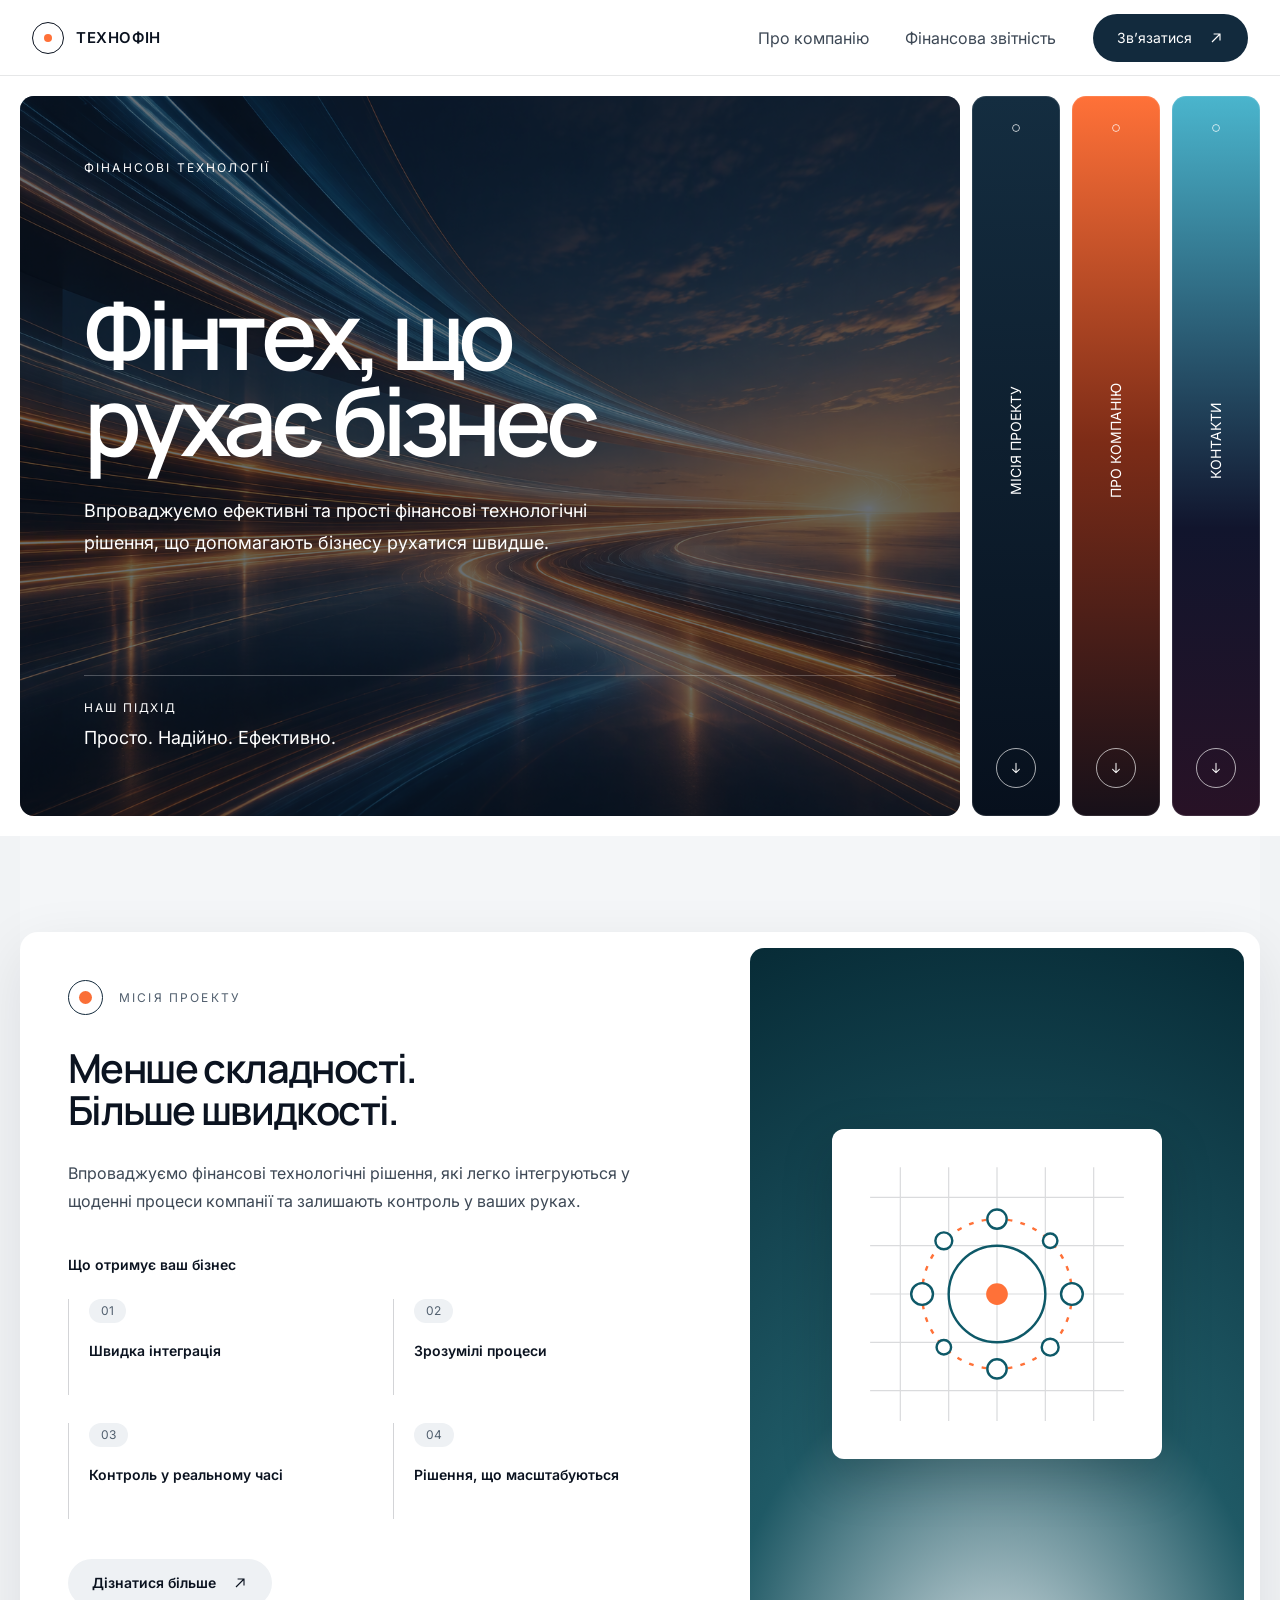
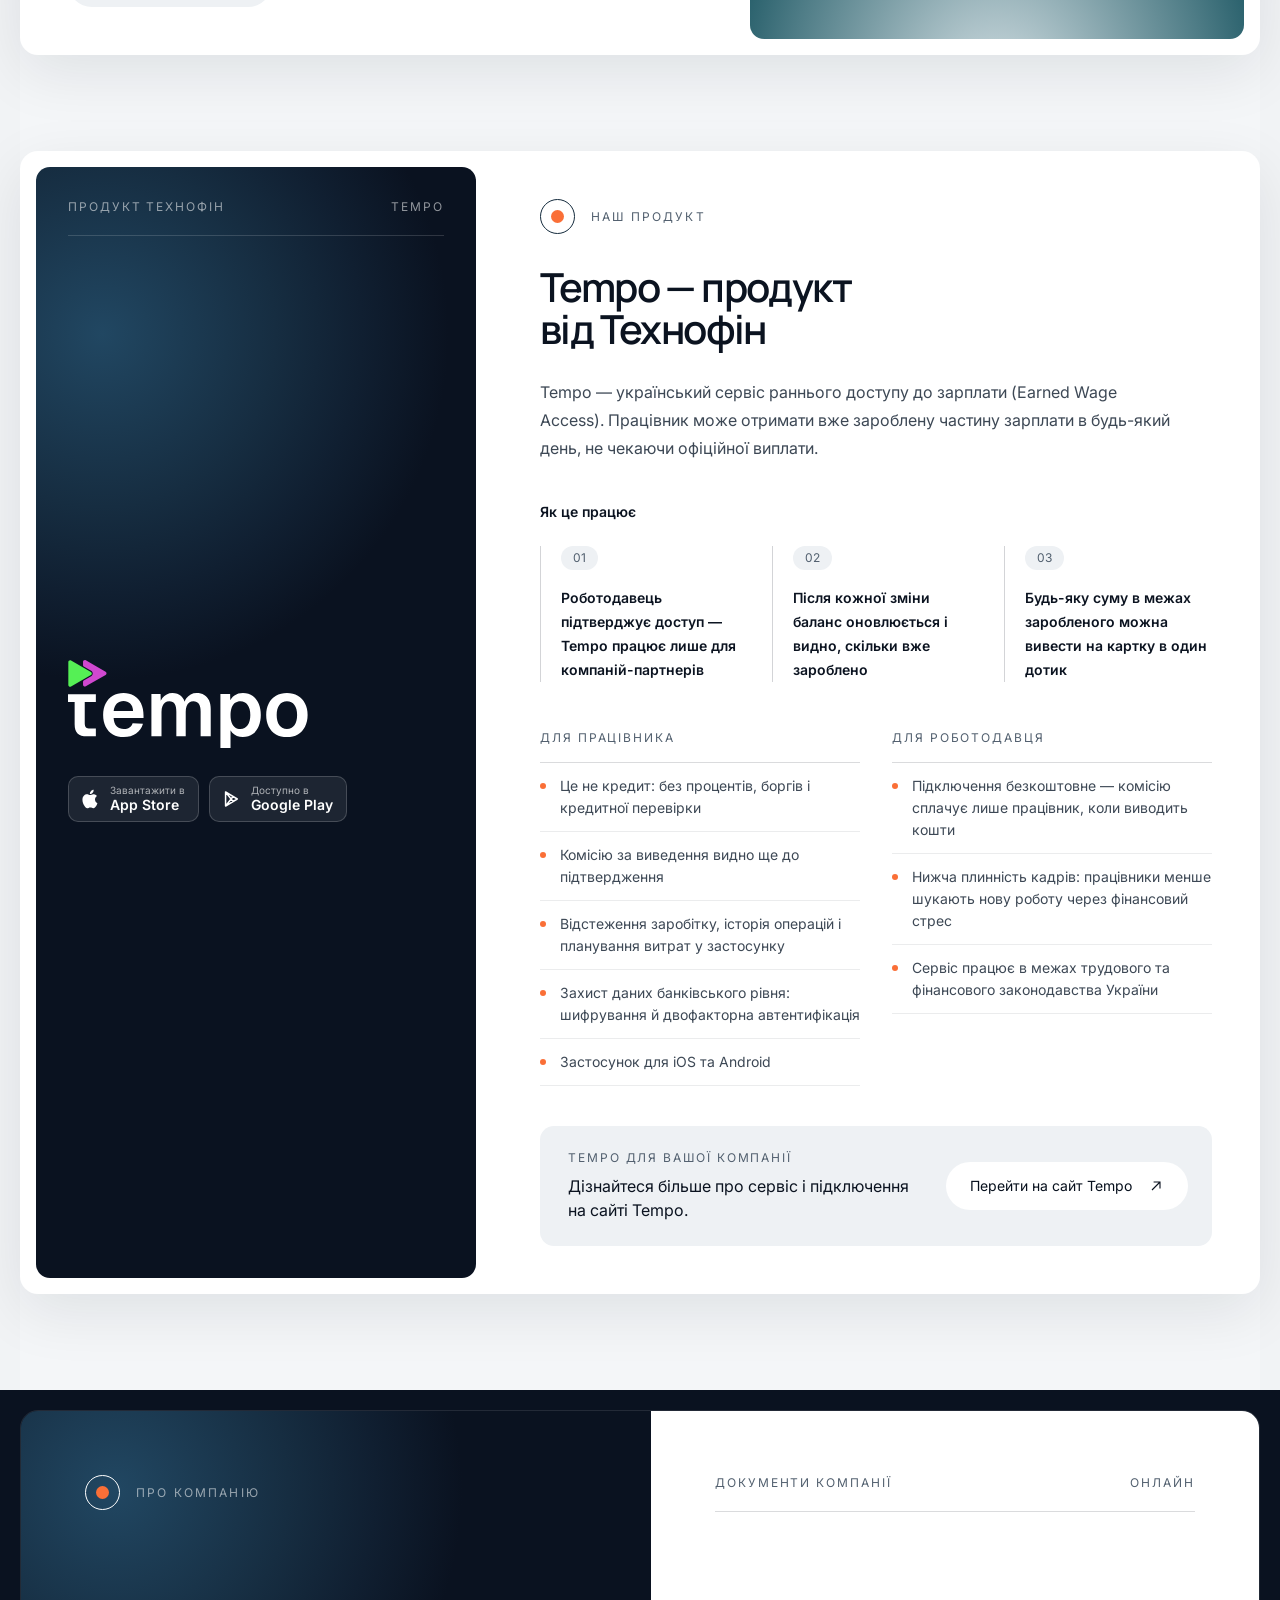
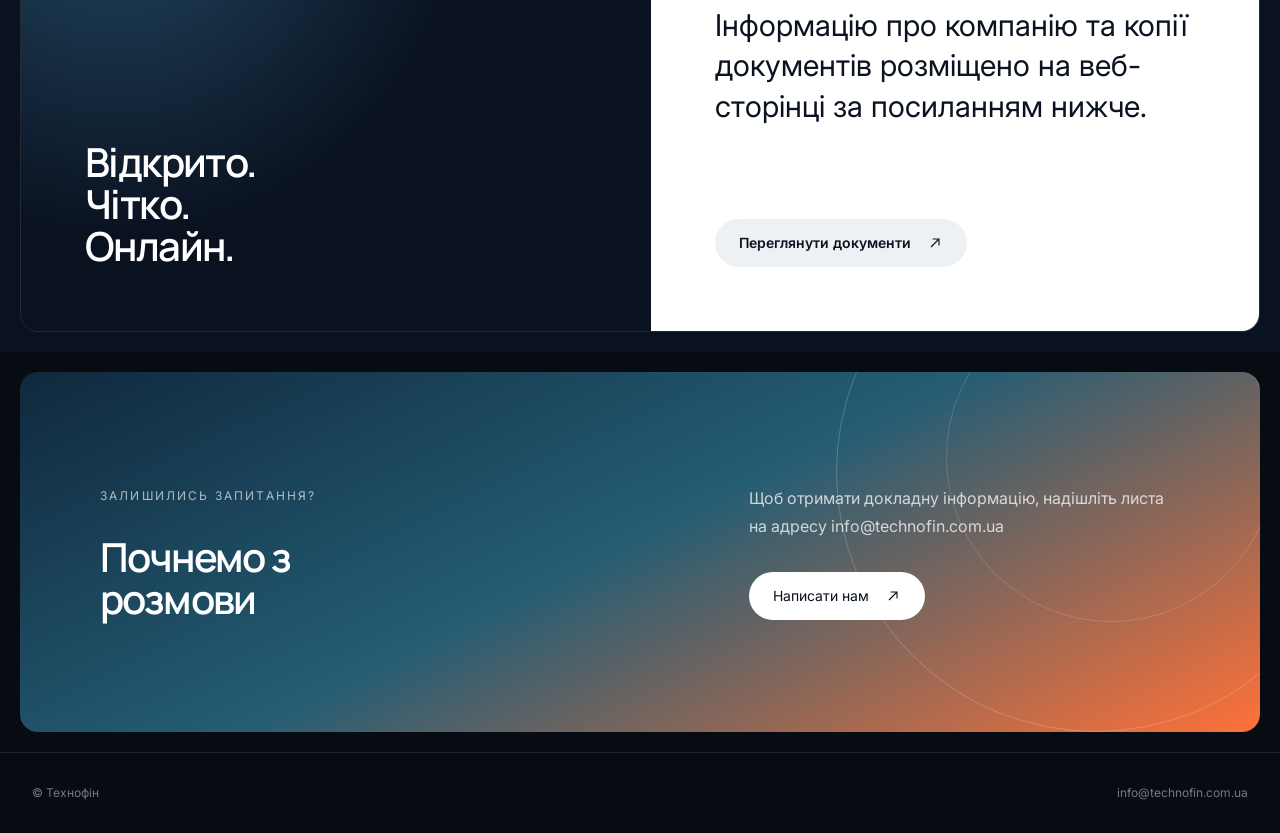
<file: index.html>
<!doctype html>
<html lang="uk">
<head>
<meta charset="utf-8">
<meta name="viewport" content="width=device-width, initial-scale=1">
<title>Технофін</title>
<link rel="preconnect" href="https://fonts.googleapis.com">
<link href="https://fonts.googleapis.com/css2?family=Inter:wght@400;600&family=Manrope:wght@600&display=swap" rel="stylesheet">
<link rel="stylesheet" href="styles.css?v=23">
<link rel="stylesheet" href="cursor.css">
</head>
<body>

<header class="header">
  <a class="logo" href="#"><img src="assets/logo-mark.svg" alt="">ТЕХНОФІН</a>
  <button class="burger" type="button" aria-label="Відкрити меню" aria-expanded="false" aria-controls="site-nav"><span></span><span></span><span></span></button>
  <nav class="nav" id="site-nav">
    <a href="about.html" data-text="Про компанію">Про компанію</a>
    <a href="reports.html" data-text="Фінансова звітність">Фінансова звітність</a>
    <a class="pill pill--dark" href="#contact">Зв’язатися <img src="assets/arrow-white.svg" alt=""></a>
  </nav>
</header>

<section class="hero">
  <div class="hero-card">
    <img src="assets/hero.png" alt="">
    <div class="hero-card__inner">
      <div class="eyebrow">Фінансові технології</div>
      <div>
        <h1>Фінтех, що<br>рухає бізнес</h1>
        <p class="lead">Впроваджуємо ефективні та прості фінансові технологічні рішення, що допомагають бізнесу рухатися швидше.</p>
      </div>
      <div class="hero-bottom">
        <div>
          <div class="eyebrow">Наш підхід</div>
          <div class="approach">Просто. Надійно. Ефективно.</div>
        </div>
      </div>
    </div>
  </div>
  <a class="rail rail--mission" data-cursor-label="Перейти" data-cursor-icon="↓" href="#mission"><img class="ring" src="assets/ring.svg" alt=""><span class="label">МІСІЯ ПРОЕКТУ</span><span class="btn"><img src="assets/arrow-down.svg" alt=""></span></a>
  <a class="rail rail--company" data-cursor-label="Перейти" data-cursor-icon="↓" href="#company"><img class="ring" src="assets/ring.svg" alt=""><span class="label">ПРО КОМПАНІЮ</span><span class="btn"><img src="assets/arrow-down.svg" alt=""></span></a>
  <a class="rail rail--contacts" data-cursor-label="Перейти" data-cursor-icon="↓" href="#contact"><img class="ring" src="assets/ring.svg" alt=""><span class="label">КОНТАКТИ</span><span class="btn"><img src="assets/arrow-down.svg" alt=""></span></a>
</section>

<section class="mission" id="mission">
  <div class="mission__wrap">
    <div class="mission-card">
      <div class="mission-content">
        <div class="section-label"><img src="assets/label-mission.svg" alt=""><span class="eyebrow">Місія проекту</span></div>
        <h2 class="display">Менше складності.<br>Більше швидкості.</h2>
        <p class="text">Впроваджуємо фінансові технологічні рішення, які легко інтегруються у щоденні процеси компанії та залишають контроль у ваших руках.</p>
        <h3>Що отримує ваш бізнес</h3>
        <div class="benefits">
          <div class="feature"><span class="num">01</span><span class="title">Швидка інтеграція</span></div>
          <div class="feature"><span class="num">02</span><span class="title">Зрозумілі процеси</span></div>
          <div class="feature"><span class="num">03</span><span class="title">Контроль у реальному часі</span></div>
          <div class="feature"><span class="num">04</span><span class="title">Рішення, що масштабуються</span></div>
        </div>
        <a class="pill pill--soft" href="#company">Дізнатися більше <img src="assets/arrow-dark.svg" alt=""></a>
      </div>
      <div class="visual-wrap">
        <div class="visual"><div class="tile"><img src="assets/network.svg" alt=""></div></div>
      </div>
    </div>
  </div>
</section>

<section class="product" id="product">
  <div class="product__wrap">
    <div class="product-card">
      <div class="product-visual">
        <div class="product-visual__top eyebrow"><span>Продукт Технофін</span><span>Tempo</span></div>
        <div class="product-visual__brand">
          <img class="product-visual__logo" src="assets/tempo-logo.svg" alt="Tempo">
          <div class="stores">
            <a class="store" href="#" target="_blank" rel="noopener" aria-label="Завантажити Tempo в App Store">
              <svg viewBox="0 0 24 24" aria-hidden="true"><path fill="currentColor" d="M16.365 1.43c0 1.14-.493 2.27-1.177 3.08-.744.9-1.99 1.57-2.987 1.57-.12 0-.23-.02-.3-.03-.01-.06-.04-.22-.04-.39 0-1.15.572-2.27 1.206-2.98.804-.94 2.142-1.64 3.248-1.68.03.13.05.28.05.43zm4.565 15.71c-.03.07-.463 1.58-1.518 3.12-.945 1.34-1.94 2.71-3.43 2.71-1.517 0-1.9-.88-3.63-.88-1.698 0-2.302.91-3.67.91-1.377 0-2.332-1.26-3.428-2.8-1.287-1.82-2.323-4.63-2.323-7.28 0-4.28 2.797-6.55 5.552-6.55 1.448 0 2.675.95 3.6.95.865 0 2.222-1.01 3.902-1.01.613 0 2.886.06 4.374 2.19-.13.09-2.383 1.37-2.383 4.19 0 3.26 2.854 4.42 2.955 4.45z"/></svg>
              <span class="store__text"><span class="store__cap">Завантажити в</span><span class="store__name">App Store</span></span>
            </a>
            <a class="store" href="#" target="_blank" rel="noopener" aria-label="Завантажити Tempo в Google Play">
              <svg viewBox="0 0 24 24" aria-hidden="true"><path fill="none" stroke="currentColor" stroke-width="1.8" stroke-linejoin="round" d="M5.5 3.5v17l14-8.5z M5.5 3.5l9 11.5 M5.5 20.5l9-11.5"/></svg>
              <span class="store__text"><span class="store__cap">Доступно в</span><span class="store__name">Google Play</span></span>
            </a>
          </div>
        </div>
      </div>
      <div class="product-content">
        <div class="section-label"><img src="assets/label-mission.svg" alt=""><span class="eyebrow">Наш продукт</span></div>
        <h2 class="display">Tempo — продукт<br>від Технофін</h2>
        <p class="text">Tempo — український сервіс раннього доступу до зарплати (Earned Wage Access). Працівник може отримати вже зароблену частину зарплати в будь-який день, не чекаючи офіційної виплати.</p>
        <h3>Як це працює</h3>
        <div class="benefits product-steps">
          <div class="feature"><span class="num">01</span><span class="title">Роботодавець підтверджує доступ — Tempo працює лише для компаній-партнерів</span></div>
          <div class="feature"><span class="num">02</span><span class="title">Після кожної зміни баланс оновлюється і видно, скільки вже зароблено</span></div>
          <div class="feature"><span class="num">03</span><span class="title">Будь-яку суму в межах заробленого можна вивести на картку в один дотик</span></div>
        </div>
        <div class="product-audience">
          <div class="product-audience__col">
            <div class="product-audience__head eyebrow">Для працівника</div>
            <ul>
              <li>Це не кредит: без процентів, боргів і кредитної перевірки</li>
              <li>Комісію за виведення видно ще до підтвердження</li>
              <li>Відстеження заробітку, історія операцій і планування витрат у застосунку</li>
              <li>Захист даних банківського рівня: шифрування й двофакторна автентифікація</li>
              <li>Застосунок для iOS та Android</li>
            </ul>
          </div>
          <div class="product-audience__col">
            <div class="product-audience__head eyebrow">Для роботодавця</div>
            <ul>
              <li>Підключення безкоштовне — комісію сплачує лише працівник, коли виводить кошти</li>
              <li>Нижча плинність кадрів: працівники менше шукають нову роботу через фінансовий стрес</li>
              <li>Сервіс працює в межах трудового та фінансового законодавства України</li>
            </ul>
          </div>
        </div>
        <div class="product-cta">
          <div class="product-cta__text">
            <span class="eyebrow">Tempo для вашої компанії</span>
            <p>Дізнайтеся більше про сервіс і підключення на сайті Tempo.</p>
          </div>
          <a class="pill" href="https://mariana392.github.io/tempo-landing/" target="_blank" rel="noopener">Перейти на сайт Tempo <img src="assets/arrow-dark.svg" alt=""></a>
        </div>
      </div>
    </div>
  </div>
</section>

<section class="company" id="company">
  <div class="company__box">
    <div class="company__left">
      <div class="section-label"><img src="assets/label-company.svg" alt=""><span class="eyebrow">Про компанію</span></div>
      <h2 class="display">Відкрито.<br>Чітко.<br>Онлайн.</h2>
    </div>
    <div class="company__right">
      <div class="docs-header eyebrow"><span>Документи компанії</span><span>Онлайн</span></div>
      <p class="big">Інформацію про компанію та копії документів розміщено на веб-сторінці за посиланням нижче.</p>
      <a class="pill pill--soft" href="about.html#docs" style="align-self:flex-start">Переглянути документи <img src="assets/arrow-dark.svg" alt=""></a>
    </div>
  </div>
</section>

<section class="contact" id="contact">
  <div class="contact-card">
    <img class="circle circle--520" src="assets/circle-520.svg" alt="">
    <img class="circle circle--330" src="assets/circle-330.svg" alt="">
    <div class="contact-left">
      <div class="eyebrow">Залишились запитання?</div>
      <h2 class="display">Почнемо з<br>розмови</h2>
    </div>
    <div class="contact-right">
      <p>Щоб отримати докладну інформацію, надішліть листа на адресу info@technofin.com.ua</p>
      <a class="pill" href="mailto:info@technofin.com.ua">Написати нам <img src="assets/arrow-light.svg" alt=""></a>
    </div>
  </div>
</section>

<footer class="footer">
  <span>© Технофін</span>
  <a href="mailto:info@technofin.com.ua">info@technofin.com.ua</a>
</footer>

<script src="to-top.js?v=2"></script>
<script src="menu.js"></script>
<script src="cursor.js"></script>
</body>
</html>
</file>
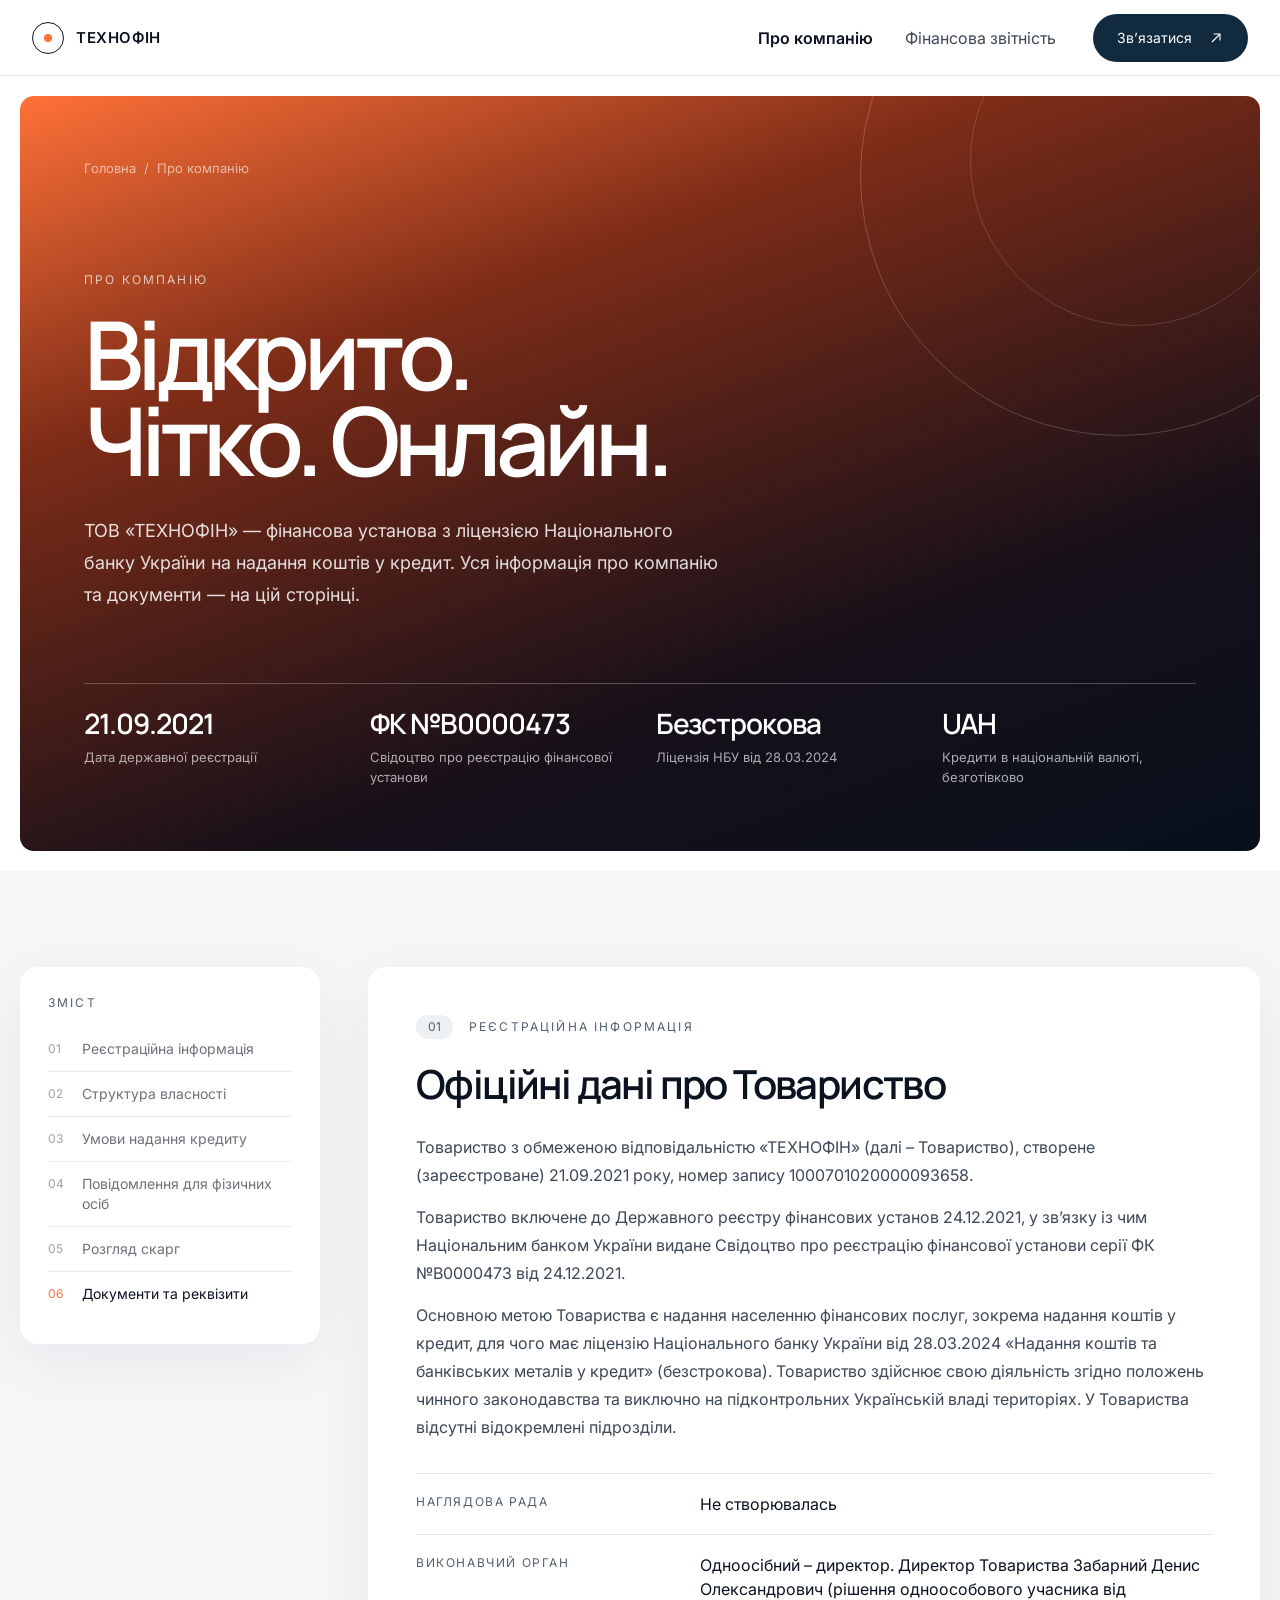
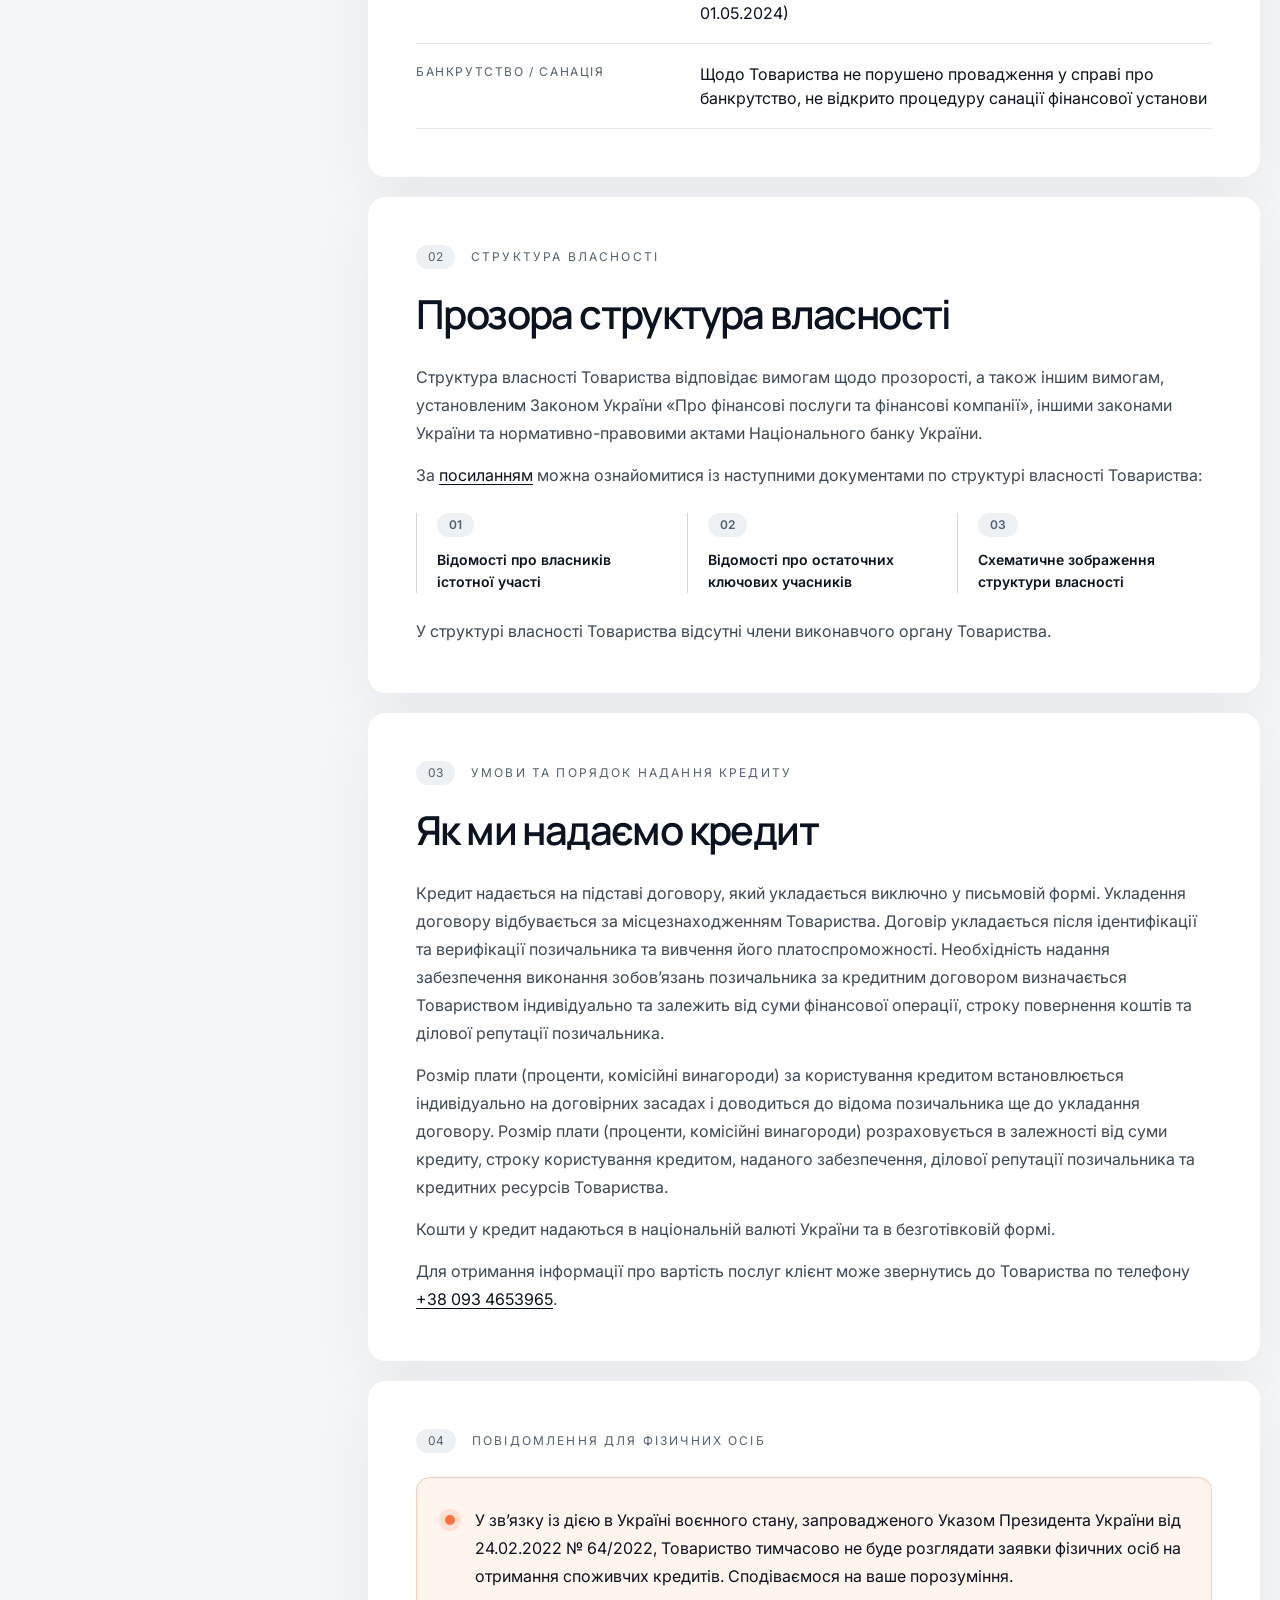
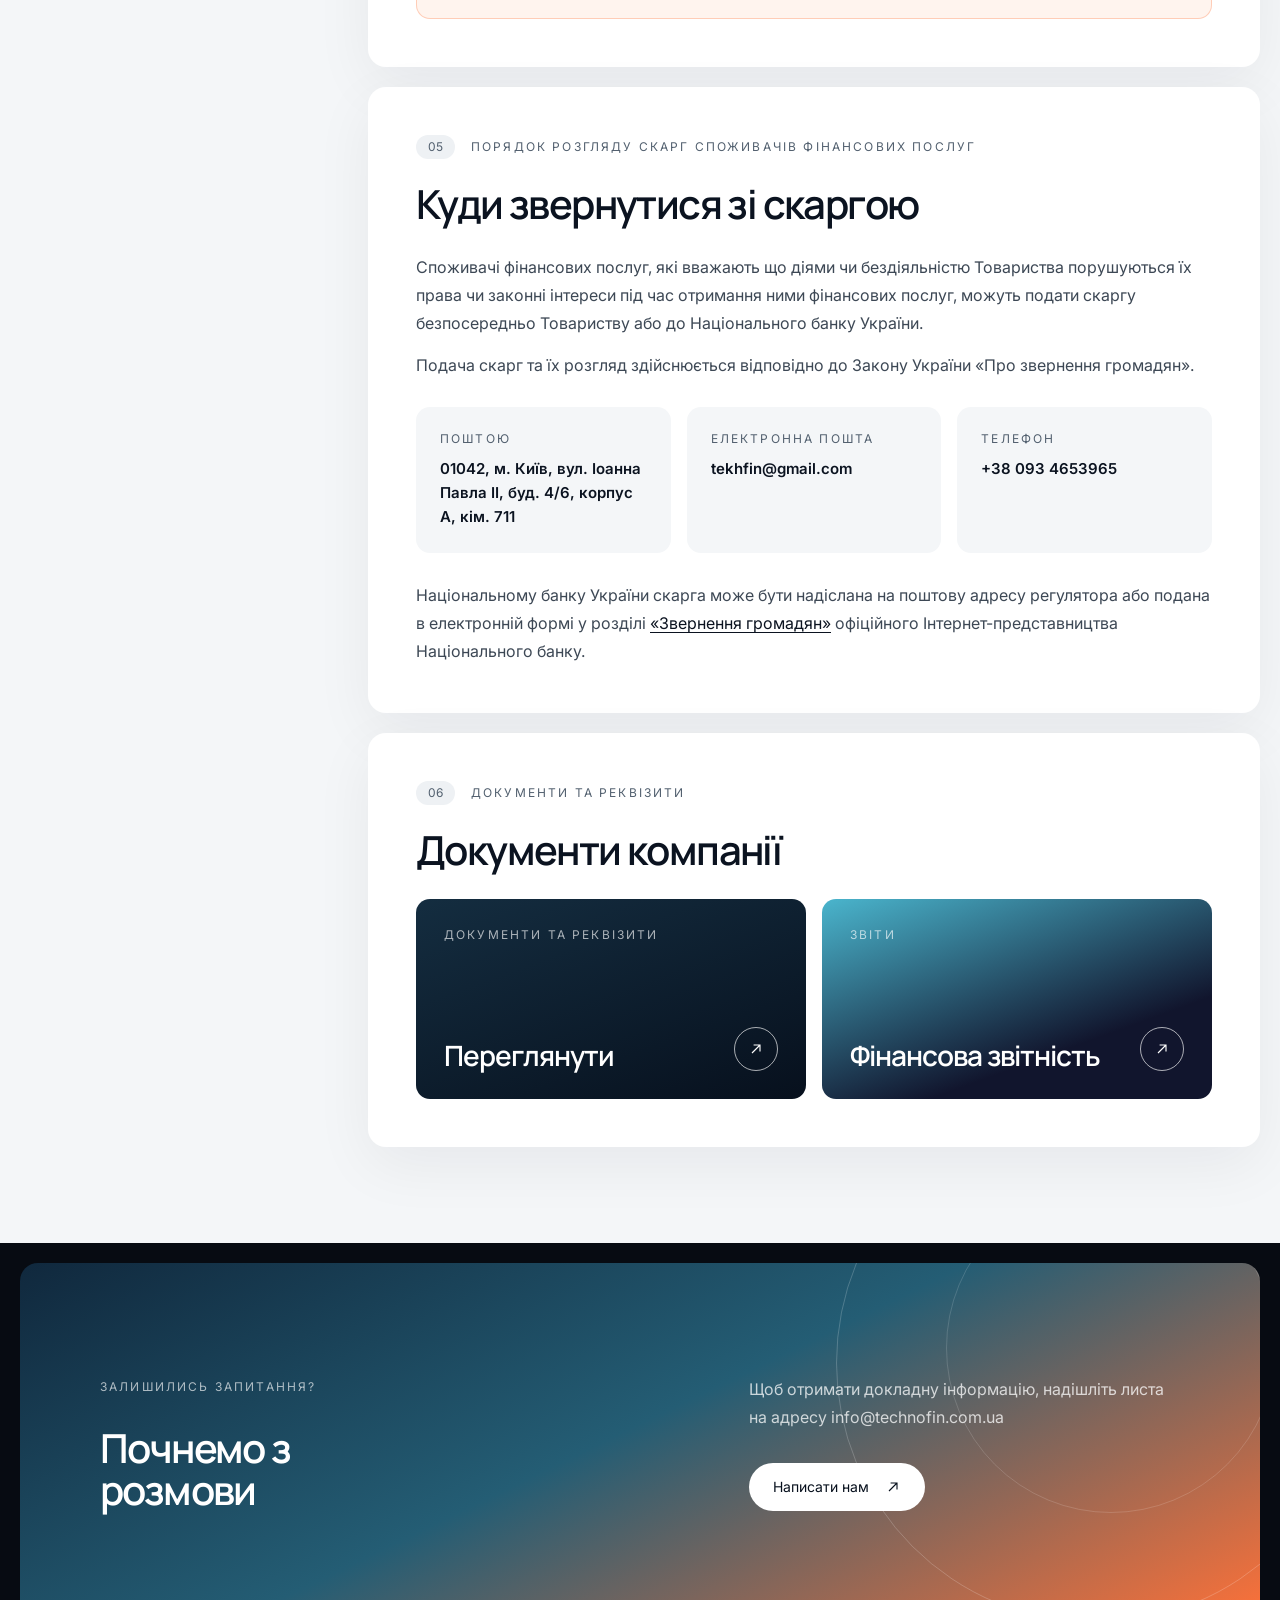
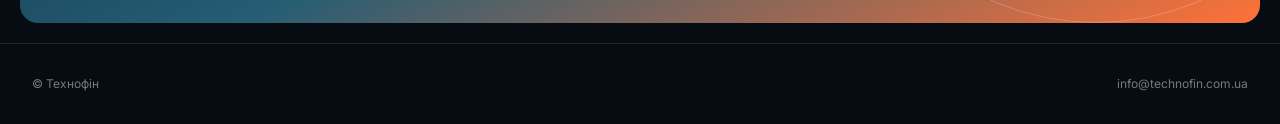
<file: about.html>
<!doctype html>
<html lang="uk">
<head>
<meta charset="utf-8">
<meta name="viewport" content="width=device-width, initial-scale=1">
<title>Про компанію — Технофін</title>
<link rel="preconnect" href="https://fonts.googleapis.com">
<link href="https://fonts.googleapis.com/css2?family=Inter:wght@400;600&family=Manrope:wght@600&display=swap" rel="stylesheet">
<link rel="stylesheet" href="styles.css?v=23">
<link rel="stylesheet" href="cursor.css">
<link rel="stylesheet" href="about.css">
</head>
<body>

<header class="header">
  <a class="logo" href="index.html"><img src="assets/logo-mark.svg" alt="">ТЕХНОФІН</a>
  <button class="burger" type="button" aria-label="Відкрити меню" aria-expanded="false" aria-controls="site-nav"><span></span><span></span><span></span></button>
  <nav class="nav" id="site-nav">
    <a class="is-active" href="about.html" data-text="Про компанію">Про компанію</a>
    <a href="reports.html" data-text="Фінансова звітність">Фінансова звітність</a>
    <a class="pill pill--dark" href="#contact">Зв’язатися <img src="assets/arrow-white.svg" alt=""></a>
  </nav>
</header>

<section class="page-hero">
  <div class="page-hero__card">
    <img class="circle circle--520" src="assets/circle-520.svg" alt="">
    <img class="circle circle--330" src="assets/circle-330.svg" alt="">
    <div class="crumbs"><a href="index.html">Головна</a><span>/</span><span>Про компанію</span></div>
    <div class="eyebrow" style="position:relative; margin-bottom:24px; color:rgba(255,255,255,.7)">Про компанію</div>
    <h1>Відкрито.<br>Чітко. Онлайн.</h1>
    <p class="lead">ТОВ «ТЕХНОФІН» — фінансова установа з ліцензією Національного банку України на надання коштів у кредит. Уся інформація про компанію та документи — на цій сторінці.</p>
    <div class="facts">
      <div><div class="fact__value">21.09.2021</div><div class="fact__label">Дата державної реєстрації</div></div>
      <div><div class="fact__value">ФК №В0000473</div><div class="fact__label">Свідоцтво про реєстрацію фінансової установи</div></div>
      <div><div class="fact__value">Безстрокова</div><div class="fact__label">Ліцензія НБУ від 28.03.2024</div></div>
      <div><div class="fact__value">UAH</div><div class="fact__label">Кредити в національній валюті, безготівково</div></div>
    </div>
  </div>
</section>

<main class="about">
  <div class="about__grid">
    <aside class="toc">
      <span class="eyebrow">Зміст</span>
      <ol>
        <li><a href="#registration"><span>01</span>Реєстраційна інформація</a></li>
        <li><a href="#ownership"><span>02</span>Структура власності</a></li>
        <li><a href="#credit"><span>03</span>Умови надання кредиту</a></li>
        <li><a href="#notice"><span>04</span>Повідомлення для фізичних осіб</a></li>
        <li><a href="#complaints"><span>05</span>Розгляд скарг</a></li>
        <li><a href="#docs"><span>06</span>Документи та реквізити</a></li>
      </ol>
    </aside>

    <div class="sections">

      <section class="block" id="registration">
        <div class="block__head"><span class="block__num">01</span><span class="eyebrow" style="color:var(--muted)">Реєстраційна інформація</span></div>
        <h2>Офіційні дані про Товариство</h2>
        <p>Товариство з обмеженою відповідальністю «ТЕХНОФІН» (далі – Товариство), створене (зареєстроване) 21.09.2021 року, номер запису 1000701020000093658.</p>
        <p>Товариство включене до Державного реєстру фінансових установ 24.12.2021, у зв’язку із чим Національним банком України видане Свідоцтво про реєстрацію фінансової установи серії ФК №В0000473 від 24.12.2021.</p>
        <p>Основною метою Товариства є надання населенню фінансових послуг, зокрема надання коштів у кредит, для чого має ліцензію Національного банку України від 28.03.2024 «Надання коштів та банківських металів у кредит» (безстрокова). Товариство здійснює свою діяльність згідно положень чинного законодавства та виключно на підконтрольних Українській владі територіях. У Товариства відсутні відокремлені підрозділи.</p>
        <dl class="kv">
          <div class="kv__row"><dt>Наглядова рада</dt><dd>Не створювалась</dd></div>
          <div class="kv__row"><dt>Виконавчий орган</dt><dd>Одноосібний – директор. Директор Товариства Забарний Денис Олександрович (рішення одноособового учасника від 01.05.2024)</dd></div>
          <div class="kv__row"><dt>Банкрутство / санація</dt><dd>Щодо Товариства не порушено провадження у справі про банкрутство, не відкрито процедуру санації фінансової установи</dd></div>
        </dl>
      </section>

      <section class="block" id="ownership">
        <div class="block__head"><span class="block__num">02</span><span class="eyebrow" style="color:var(--muted)">Структура власності</span></div>
        <h2>Прозора структура власності</h2>
        <p>Структура власності Товариства відповідає вимогам щодо прозорості, а також іншим вимогам, установленим Законом України «Про фінансові послуги та фінансові компанії», іншими законами України та нормативно-правовими актами Національного банку України.</p>
        <p>За <a class="inline" href="https://drive.google.com/drive/folders/1skD-SVBvwEq26XsL_XhXbatexCn1EG8v" target="_blank" rel="noopener">посиланням</a> можна ознайомитися із наступними документами по структурі власності Товариства:</p>
        <ol class="doclist">
          <li><span class="block__num" style="align-self:flex-start">01</span>Відомості про власників істотної участі</li>
          <li><span class="block__num" style="align-self:flex-start">02</span>Відомості про остаточних ключових учасників</li>
          <li><span class="block__num" style="align-self:flex-start">03</span>Схематичне зображення структури власності</li>
        </ol>
        <p>У структурі власності Товариства відсутні члени виконавчого органу Товариства.</p>
      </section>

      <section class="block" id="credit">
        <div class="block__head"><span class="block__num">03</span><span class="eyebrow" style="color:var(--muted)">Умови та порядок надання кредиту</span></div>
        <h2>Як ми надаємо кредит</h2>
        <p>Кредит надається на підставі договору, який укладається виключно у письмовій формі. Укладення договору відбувається за місцезнаходженням Товариства. Договір укладається після ідентифікації та верифікації позичальника та вивчення його платоспроможності. Необхідність надання забезпечення виконання зобов’язань позичальника за кредитним договором визначається Товариством індивідуально та залежить від суми фінансової операції, строку повернення коштів та ділової репутації позичальника.</p>
        <p>Розмір плати (проценти, комісійні винагороди) за користування кредитом встановлюється індивідуально на договірних засадах і доводиться до відома позичальника ще до укладання договору. Розмір плати (проценти, комісійні винагороди) розраховується в залежності від суми кредиту, строку користування кредитом, наданого забезпечення, ділової репутації позичальника та кредитних ресурсів Товариства.</p>
        <p>Кошти у кредит надаються в національній валюті України та в безготівковій формі.</p>
        <p>Для отримання інформації про вартість послуг клієнт може звернутись до Товариства по телефону <a class="inline" href="tel:+380934653965">+38 093 4653965</a>.</p>
      </section>

      <section class="block" id="notice">
        <div class="block__head"><span class="block__num">04</span><span class="eyebrow" style="color:var(--muted)">Повідомлення для фізичних осіб</span></div>
        <div class="callout">
          <span class="callout__dot"></span>
          <p>У зв’язку із дією в Україні воєнного стану, запровадженого Указом Президента України від 24.02.2022 № 64/2022, Товариство тимчасово не буде розглядати заявки фізичних осіб на отримання споживчих кредитів. Сподіваємося на ваше порозуміння.</p>
        </div>
      </section>

      <section class="block" id="complaints">
        <div class="block__head"><span class="block__num">05</span><span class="eyebrow" style="color:var(--muted)">Порядок розгляду скарг споживачів фінансових послуг</span></div>
        <h2>Куди звернутися зі скаргою</h2>
        <p>Споживачі фінансових послуг, які вважають що діями чи бездіяльністю Товариства порушуються їх права чи законні інтереси під час отримання ними фінансових послуг, можуть подати скаргу безпосередньо Товариству або до Національного банку України.</p>
        <p>Подача скарг та їх розгляд здійснюється відповідно до Закону України «Про звернення громадян».</p>
        <div class="channels">
          <div class="channel"><span class="eyebrow">Поштою</span><span class="channel__value">01042, м. Київ, вул. Іоанна Павла ІІ, буд. 4/6, корпус А, кім. 711</span></div>
          <a class="channel" href="mailto:tekhfin@gmail.com"><span class="eyebrow">Електронна пошта</span><span class="channel__value">tekhfin@gmail.com</span></a>
          <a class="channel" href="tel:+380934653965"><span class="eyebrow">Телефон</span><span class="channel__value">+38 093 4653965</span></a>
        </div>
        <p>Національному банку України скарга може бути надіслана на поштову адресу регулятора або подана в електронній формі у розділі <a class="inline" href="https://bank.gov.ua/ua/consumer-protection/citizens-appeals" target="_blank" rel="noopener">«Звернення громадян»</a> офіційного Інтернет-представництва Національного банку.</p>
      </section>

      <section class="block" id="docs">
        <div class="block__head"><span class="block__num">06</span><span class="eyebrow" style="color:var(--muted)">Документи та реквізити</span></div>
        <h2>Документи компанії</h2>
        <div class="docs">
          <a data-cursor-label="Відкрити" data-cursor-icon="↗" class="doc-card doc-card--navy" href="#">
            <span class="eyebrow">Документи та реквізити</span>
            <span class="doc-card__bottom"><span class="doc-card__title">Переглянути</span><span class="btn"><img src="assets/arrow-white.svg" alt=""></span></span>
          </a>
          <a data-cursor-label="Відкрити" data-cursor-icon="↗" class="doc-card doc-card--teal" href="reports.html">
            <span class="eyebrow">Звіти</span>
            <span class="doc-card__bottom"><span class="doc-card__title">Фінансова звітність</span><span class="btn"><img src="assets/arrow-white.svg" alt=""></span></span>
          </a>
        </div>
      </section>

    </div>
  </div>
</main>

<section class="contact" id="contact">
  <div class="contact-card">
    <img class="circle circle--520" src="assets/circle-520.svg" alt="">
    <img class="circle circle--330" src="assets/circle-330.svg" alt="">
    <div class="contact-left">
      <div class="eyebrow">Залишились запитання?</div>
      <h2 class="display">Почнемо з<br>розмови</h2>
    </div>
    <div class="contact-right">
      <p>Щоб отримати докладну інформацію, надішліть листа на адресу info@technofin.com.ua</p>
      <a class="pill" href="mailto:info@technofin.com.ua">Написати нам <img src="assets/arrow-light.svg" alt=""></a>
    </div>
  </div>
</section>

<footer class="footer">
  <span>© Технофін</span>
  <a href="mailto:info@technofin.com.ua">info@technofin.com.ua</a>
</footer>

<script>
  // Підсвічує активний пункт змісту під час прокрутки
  const links = [...document.querySelectorAll('.toc a')];
  const byId = Object.fromEntries(links.map(a => [a.hash.slice(1), a]));
  const io = new IntersectionObserver(entries => {
    entries.forEach(e => {
      if (e.isIntersecting) {
        links.forEach(a => a.classList.remove('is-active'));
        byId[e.target.id]?.classList.add('is-active');
      }
    });
  }, { rootMargin: '-30% 0px -60% 0px' });
  document.querySelectorAll('.block').forEach(s => io.observe(s));
</script>
<style>html { scroll-behavior: smooth; }</style>
<script src="to-top.js?v=2"></script>
<script src="menu.js"></script>
<script src="cursor.js"></script>
</body>
</html>
</file>
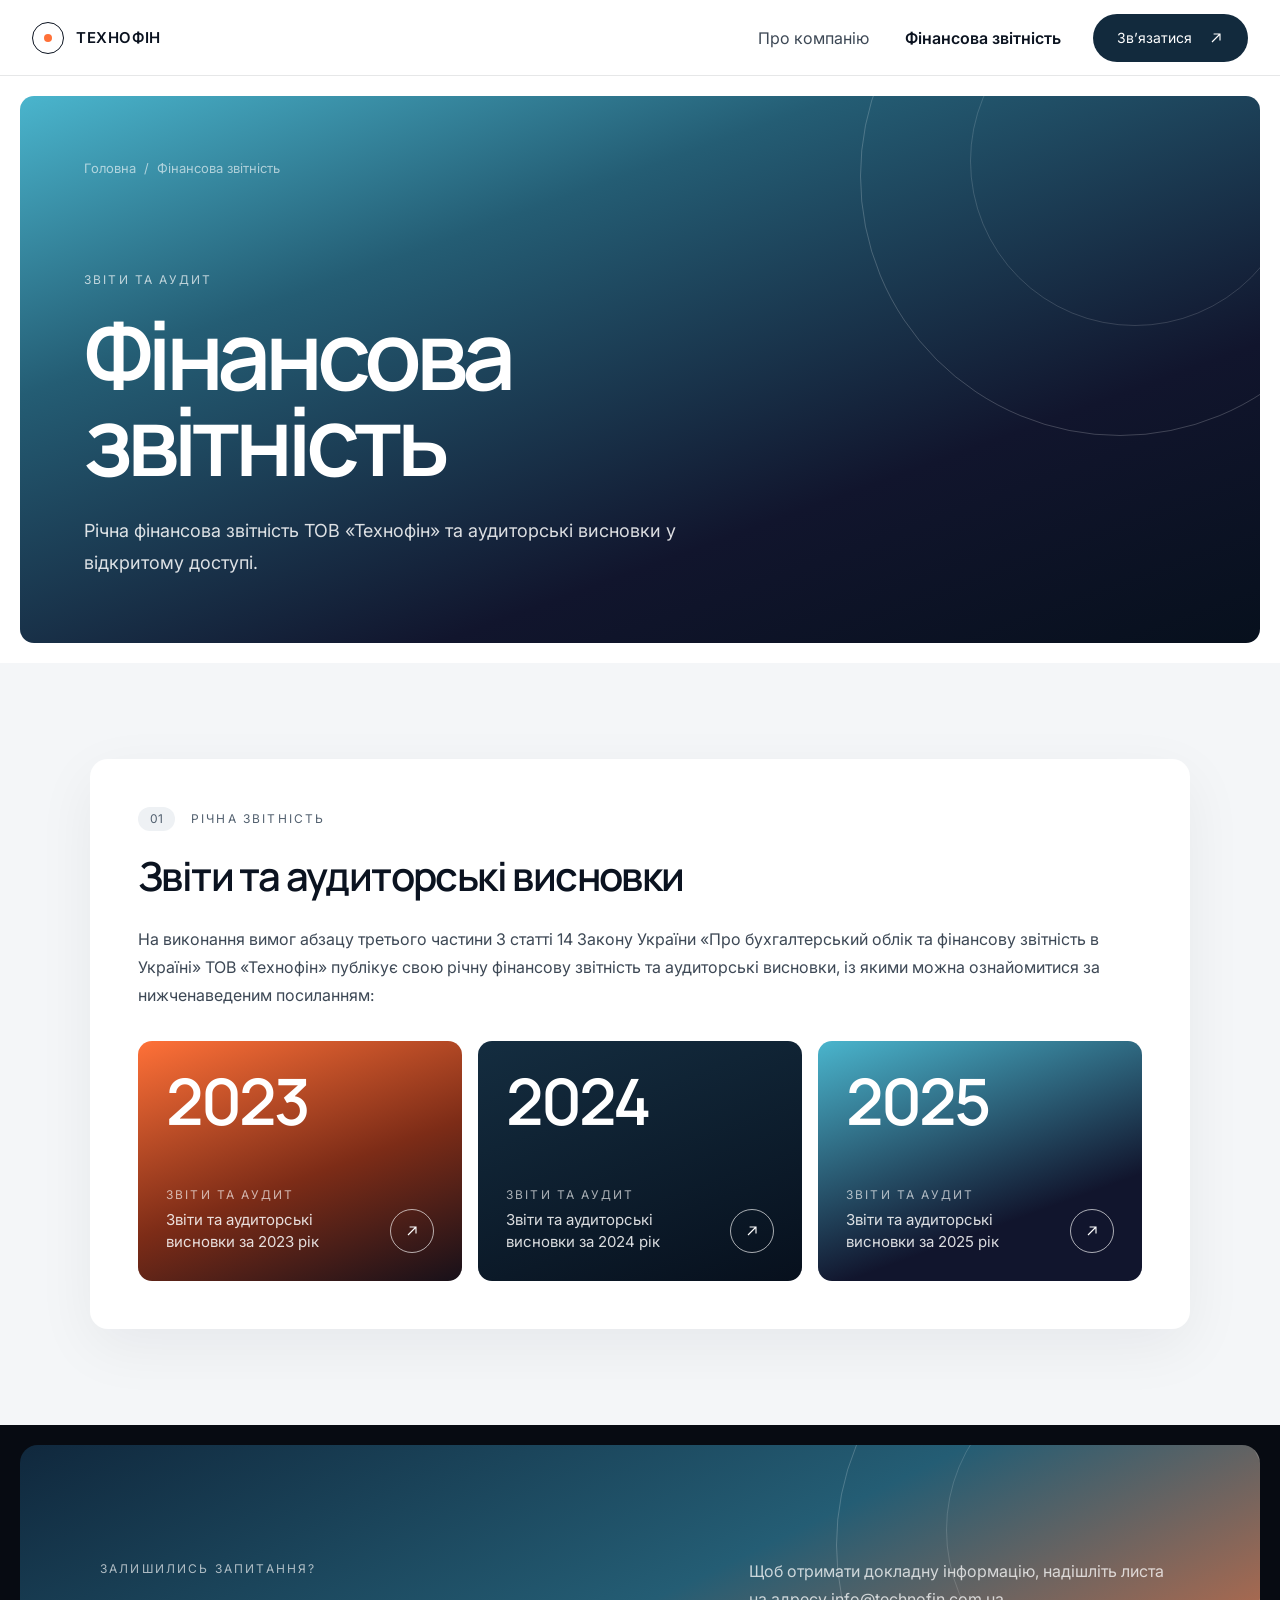
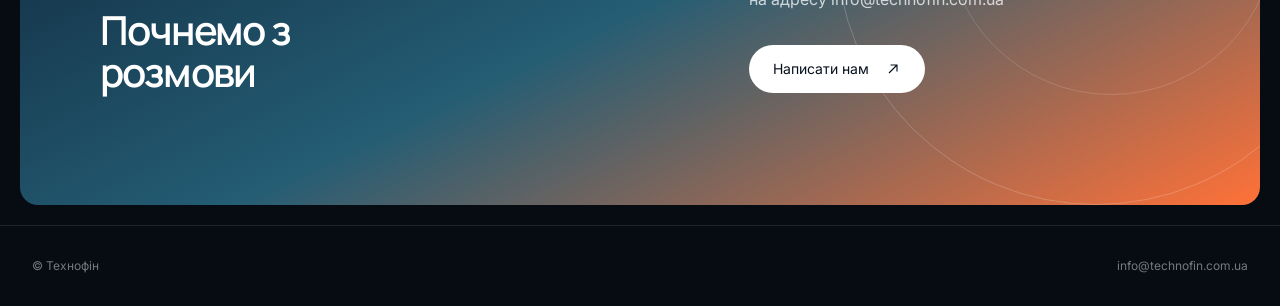
<file: reports.html>
<!doctype html>
<html lang="uk">
<head>
<meta charset="utf-8">
<meta name="viewport" content="width=device-width, initial-scale=1">
<title>Фінансова звітність — Технофін</title>
<link rel="preconnect" href="https://fonts.googleapis.com">
<link href="https://fonts.googleapis.com/css2?family=Inter:wght@400;600&family=Manrope:wght@600&display=swap" rel="stylesheet">
<link rel="stylesheet" href="styles.css?v=23">
<link rel="stylesheet" href="cursor.css">
<link rel="stylesheet" href="about.css">
</head>
<body>

<header class="header">
  <a class="logo" href="index.html"><img src="assets/logo-mark.svg" alt="">ТЕХНОФІН</a>
  <button class="burger" type="button" aria-label="Відкрити меню" aria-expanded="false" aria-controls="site-nav"><span></span><span></span><span></span></button>
  <nav class="nav" id="site-nav">
    <a href="about.html" data-text="Про компанію">Про компанію</a>
    <a class="is-active" href="reports.html" data-text="Фінансова звітність">Фінансова звітність</a>
    <a class="pill pill--dark" href="#contact">Зв’язатися <img src="assets/arrow-white.svg" alt=""></a>
  </nav>
</header>

<section class="page-hero">
  <div class="page-hero__card page-hero__card--teal">
    <img class="circle circle--520" src="assets/circle-520.svg" alt="">
    <img class="circle circle--330" src="assets/circle-330.svg" alt="">
    <div class="crumbs"><a href="index.html">Головна</a><span>/</span><span>Фінансова звітність</span></div>
    <div class="eyebrow" style="position:relative; margin-bottom:24px; color:rgba(255,255,255,.7)">Звіти та аудит</div>
    <h1>Фінансова<br>звітність</h1>
    <p class="lead">Річна фінансова звітність ТОВ «Технофін» та аудиторські висновки у відкритому доступі.</p>
  </div>
</section>

<main class="about">
  <div class="about__grid about__grid--single">
    <section class="block" id="reports">
      <div class="block__head"><span class="block__num">01</span><span class="eyebrow" style="color:var(--muted)">Річна звітність</span></div>
      <h2>Звіти та аудиторські висновки</h2>
      <p>На виконання вимог абзацу третього частини 3 статті 14 Закону України «Про бухгалтерський облік та фінансову звітність в Україні» ТОВ «Технофін» публікує свою річну фінансову звітність та аудиторські висновки, із якими можна ознайомитися за нижченаведеним посиланням:</p>

      <div class="reports">
        <a data-cursor-label="Відкрити звіт" data-cursor-icon="↗" class="doc-card doc-card--orange" href="https://drive.google.com/drive/folders/1cqqWScsTh3XuftMjeE6BIuEUu2TNwXBw" target="_blank" rel="noopener">
          <span class="doc-card__year">2023</span>
          <span class="doc-card__bottom">
            <span class="doc-card__meta"><span class="eyebrow">Звіти та аудит</span><span class="doc-card__desc">Звіти та аудиторські висновки за 2023 рік</span></span>
            <span class="btn"><img src="assets/arrow-white.svg" alt=""></span>
          </span>
        </a>
        <a data-cursor-label="Відкрити звіт" data-cursor-icon="↗" class="doc-card doc-card--navy" href="https://drive.google.com/drive/folders/1DJQOeiM5UbagUQpSRGJTSHffLtKJo4do" target="_blank" rel="noopener">
          <span class="doc-card__year">2024</span>
          <span class="doc-card__bottom">
            <span class="doc-card__meta"><span class="eyebrow">Звіти та аудит</span><span class="doc-card__desc">Звіти та аудиторські висновки за 2024 рік</span></span>
            <span class="btn"><img src="assets/arrow-white.svg" alt=""></span>
          </span>
        </a>
        <a data-cursor-label="Відкрити звіт" data-cursor-icon="↗" class="doc-card doc-card--teal" href="https://drive.google.com/drive/folders/1WeZWG9EDj0YTwFdGzHJaeIJEl_99s2np" target="_blank" rel="noopener">
          <span class="doc-card__year">2025</span>
          <span class="doc-card__bottom">
            <span class="doc-card__meta"><span class="eyebrow">Звіти та аудит</span><span class="doc-card__desc">Звіти та аудиторські висновки за 2025 рік</span></span>
            <span class="btn"><img src="assets/arrow-white.svg" alt=""></span>
          </span>
        </a>
      </div>
    </section>
  </div>
</main>

<section class="contact" id="contact">
  <div class="contact-card">
    <img class="circle circle--520" src="assets/circle-520.svg" alt="">
    <img class="circle circle--330" src="assets/circle-330.svg" alt="">
    <div class="contact-left">
      <div class="eyebrow">Залишились запитання?</div>
      <h2 class="display">Почнемо з<br>розмови</h2>
    </div>
    <div class="contact-right">
      <p>Щоб отримати докладну інформацію, надішліть листа на адресу info@technofin.com.ua</p>
      <a class="pill" href="mailto:info@technofin.com.ua">Написати нам <img src="assets/arrow-light.svg" alt=""></a>
    </div>
  </div>
</section>

<footer class="footer">
  <span>© Технофін</span>
  <a href="mailto:info@technofin.com.ua">info@technofin.com.ua</a>
</footer>

<script src="to-top.js?v=2"></script>
<script src="menu.js"></script>
<script src="cursor.js"></script>
</body>
</html>
</file>
<file: styles.css>
:root {
    --ink: #0b1320;
    --ink-deep: #07101d;
    --muted: #52606f;
    --body: #3d4855;
    --soft: #eef1f4;
    --navy: #122a3d;
  }
  * { box-sizing: border-box; margin: 0; padding: 0; }
  html { scroll-behavior: smooth; }
  @media (prefers-reduced-motion: reduce) { html { scroll-behavior: auto; } }
  body { font-family: 'Inter', sans-serif; color: var(--ink); background: #fff; }
  a { color: inherit; text-decoration: none; }
  img { display: block; }

  .eyebrow { font-size: 12px; line-height: 16px; letter-spacing: 2.16px; text-transform: uppercase; }
  .display { font-family: 'Manrope', sans-serif; font-weight: 600; font-size: 40px; line-height: 1.05; letter-spacing: -1.6px; }

  /* Pill buttons */
  .pill { display: inline-flex; align-items: center; gap: 16px; padding: 14px 24px; border-radius: 999px; background: #fff; color: var(--ink-deep); font-size: 14px; line-height: 20px; white-space: nowrap; border: 0; cursor: pointer; }
  .pill img { width: 16px; height: 16px; }
  .pill--soft { background: var(--soft); color: var(--ink); font-weight: 600; }
  .pill--dark { background: var(--navy); color: #fff; }

  /* Однакова hover-анімація для всіх кнопок */
  .pill { transition: transform .3s cubic-bezier(.2,.8,.2,1), box-shadow .3s; }
  .pill img { transition: transform .3s cubic-bezier(.2,.8,.2,1); }
  .pill:hover { transform: translateY(-2px); box-shadow: 0 10px 24px rgba(18,42,61,.22); }
  .pill:hover img { transform: translate(3px, -3px); }
  @media (prefers-reduced-motion: reduce) { .pill, .pill img { transition: none; } .pill:hover, .pill:hover img { transform: none; } }

  /* Header */
  .header { height: 76px; display: flex; align-items: center; justify-content: space-between; padding: 0 32px; border-bottom: 1px solid rgba(11,19,32,.1); }
  .logo { display: flex; align-items: center; gap: 12px; font-weight: 600; font-size: 15px; letter-spacing: .6px; }
  .logo img { width: 32px; height: 32px; }
  .nav { display: flex; align-items: center; gap: 32px; font-size: 14px; }
  .header { position: relative; }
  .burger { display: none; width: 44px; height: 44px; margin-right: -10px; border: 0; background: none; cursor: pointer;
    flex-direction: column; align-items: center; justify-content: center; gap: 5px; }
  .burger span { display: block; width: 22px; height: 2px; border-radius: 2px; background: var(--ink); transition: transform .25s, opacity .2s; }
  .header.is-open .burger span:nth-child(1) { transform: translateY(7px) rotate(45deg); }
  .header.is-open .burger span:nth-child(2) { opacity: 0; }
  .header.is-open .burger span:nth-child(3) { transform: translateY(-7px) rotate(-45deg); }
  .nav > a:not(.pill) { font-size: 16px; line-height: 28px; color: var(--body); white-space: nowrap; transition: color .2s; }
  .nav > a:not(.pill):hover { color: var(--navy); font-weight: 600; }
  /* Резервуємо ширину жирного тексту, щоб меню не «стрибало» при наведенні */
  .nav > a[data-text] { display: inline-flex; flex-direction: column; }
  .nav > a[data-text]::after { content: attr(data-text); font-weight: 600; height: 0; overflow: hidden; visibility: hidden; pointer-events: none; }

  /* Hero */
  .hero { display: flex; gap: 12px; padding: 20px; }
  .hero-card { position: relative; flex: 1; height: 720px; border-radius: 14px; overflow: hidden; color: #fff; }
  .hero-card > img { position: absolute; inset: 0; width: 100%; height: 100%; object-fit: cover; }
  .hero-card__inner { position: relative; height: 100%; background: rgba(7,16,29,.6); padding: 64px; display: flex; flex-direction: column; justify-content: space-between; }
  .hero h1 { font-family: 'Manrope', sans-serif; font-weight: 600; font-size: 95px; line-height: .9; letter-spacing: -6.175px; max-width: 780px; margin-bottom: 32px; }
  .hero p.lead { font-size: 18px; line-height: 32px; max-width: 576px; }
  .hero-bottom { display: flex; justify-content: space-between; align-items: flex-end; border-top: 1px solid rgba(255,255,255,.25); padding-top: 24px; }
  .hero-bottom .eyebrow { letter-spacing: 1.92px; margin-bottom: 8px; }
  .hero-bottom .approach { font-size: 18px; line-height: 28px; }

  .rail { width: 88px; height: 720px; flex-shrink: 0; border-radius: 14px; box-shadow: inset 0 0 0 1px rgba(255,255,255,.1); display: flex; flex-direction: column; align-items: center; justify-content: space-between; padding: 28px 0; color: #fff; }
  .rail .ring { width: 8px; height: 8px; }
  .rail .label { writing-mode: vertical-rl; transform: rotate(180deg); font-size: 14px; line-height: 20px; white-space: nowrap; }
  .rail .btn { width: 40px; height: 40px; border-radius: 20px; border: 1px solid rgba(255,255,255,.65); display: flex; align-items: center; justify-content: center; transition: background .3s, border-color .3s, transform .3s; }
  .rail .btn img { width: 16px; height: 16px; transition: filter .3s; }

  /* Rail hover animation */
  .rail { position: relative; overflow: hidden; isolation: isolate;
    transition: transform .4s cubic-bezier(.2,.8,.2,1), box-shadow .4s; }
  .rail::before { content: ""; position: absolute; inset: -40% 0 auto; height: 40%; z-index: -1; pointer-events: none;
    background: linear-gradient(to bottom, transparent, rgba(255,255,255,.18), transparent);
    transform: translateY(0); opacity: 0; }
  .rail .ring { border-radius: 50%; transition: transform .4s, box-shadow .4s; }
  .rail .label { transition: letter-spacing .4s; }
  .rail:hover { transform: translateY(-6px); box-shadow: inset 0 0 0 1px rgba(255,255,255,.25), 0 20px 40px rgba(7,16,29,.25); }
  .rail:hover::before { animation: rail-sheen 1.1s ease-out; }
  .rail:hover .ring { transform: scale(1.4); box-shadow: 0 0 0 4px rgba(255,255,255,.15), 0 0 12px rgba(255,255,255,.6); }
  .rail:hover .label { letter-spacing: 1.2px; }
  .rail:hover .btn { background: #fff; border-color: #fff; transform: scale(1.08); }
  .rail:hover .btn img { filter: invert(1); animation: rail-arrow .9s ease-in-out infinite; }
  @keyframes rail-sheen { 0% { opacity: 1; transform: translateY(0); } 100% { opacity: 0; transform: translateY(350%); } }
  @keyframes rail-arrow { 0%, 100% { transform: translateY(0); } 50% { transform: translateY(3px); } }
  @media (prefers-reduced-motion: reduce) {
    .rail, .rail * { transition: none !important; animation: none !important; }
    .rail:hover { transform: none; }
  }
  .rail--mission { background: linear-gradient(to bottom, #142d40, #07101d); }
  .rail--company { background: linear-gradient(to bottom, #ff7138, #7d2c17 48%, #171019); }
  .rail--contacts { background: linear-gradient(to bottom, #4ab5cd, #11152d 60%, #281226); }

  /* Mission */
  .mission { background: #f1f3f5; padding: 0 20px; }
  .mission__wrap { background: #f4f6f8; padding: 96px 0; }
  .mission-card { display: flex; background: #fff; border-radius: 18px; box-shadow: 0 18px 60px rgba(11,19,32,.09); overflow: hidden; }
  .mission-content { width: 714px; flex-shrink: 0; padding: 48px; }
  .section-label { display: flex; align-items: center; gap: 16px; color: var(--muted); }
  .section-label img { width: 35px; height: 35px; }
  .mission-content .display { margin-top: 32px; max-width: 618px; }
  .mission-content .text { margin-top: 28px; max-width: 618px; font-size: 16px; line-height: 28px; color: var(--body); }
  .mission-content h3 { margin-top: 40px; font-size: 14px; line-height: 20px; font-weight: 600; }
  .benefits { margin-top: 24px; display: grid; grid-template-columns: repeat(2, 293px); gap: 28px 32px; }
  .feature { border-left: 1px solid rgba(11,19,32,.18); padding-left: 20px; min-height: 96px; display: flex; flex-direction: column; gap: 16px; align-items: flex-start; }
  .feature .num { background: var(--soft); border-radius: 999px; padding: 4px 12px; font-size: 12px; line-height: 16px; color: var(--muted); }
  .feature .title { font-size: 14px; line-height: 24px; font-weight: 600; max-width: 220px; }
  .mission-content .pill { margin-top: 40px; }
  .visual-wrap { flex: 1; padding: 16px; display: flex; }
  .visual { flex: 1; min-height: 560px; border-radius: 14px; display: flex; align-items: center; justify-content: center;
    background: radial-gradient(ellipse 132% 119% at 50% 110%, #d9e3e7 0%, #abc1c7 10.75%, #7c9ea6 21.5%, #4e7c86 32.25%, #366a75 37.6%, #1f5965 43%, #13424e 71.5%, #072b36 100%); }
  .tile { width: 330px; height: 330px; padding: 20px; background: #fff; border-radius: 12px; box-shadow: 0 18px 50px rgba(1,18,24,.22); }
  .tile img { width: 290px; height: 290px; }

  /* Product (Tempo) */
  .product { background: #f1f3f5; padding: 0 20px; }
  .product__wrap { background: #f4f6f8; padding: 0 0 96px; }
  .product-card { display: flex; background: #fff; border-radius: 18px; box-shadow: 0 18px 60px rgba(11,19,32,.09); overflow: hidden; }
  .product-visual { width: 440px; flex-shrink: 0; margin: 16px; border-radius: 14px; padding: 32px; min-height: 440px;
    display: flex; flex-direction: column; justify-content: space-between; align-items: flex-start; color: #fff;
    background: radial-gradient(circle 693px at 15% 15%, #214762 0%, #162d41 25%, #101f31 37.5%, #0a1220 50%); }
  .product-visual__top { width: 100%; display: flex; justify-content: space-between; padding-bottom: 20px; border-bottom: 1px solid rgba(255,255,255,.15); color: rgba(255,255,255,.55); letter-spacing: 1.92px; }
  .product-visual__brand { margin: auto 0; display: flex; flex-direction: column; align-items: flex-start; gap: 28px; }
  .product-visual__logo { width: 240px; height: auto; }
  .stores { display: flex; flex-wrap: wrap; gap: 10px; }
  .store { display: inline-flex; align-items: center; gap: 10px; padding: 8px 14px 8px 12px; border-radius: 10px; color: #fff;
    background: rgba(255,255,255,.08); box-shadow: inset 0 0 0 1px rgba(255,255,255,.18); transition: transform .25s var(--cursor-ease, ease), box-shadow .25s, background .25s; }
  .store svg { width: 20px; height: 20px; flex-shrink: 0; }
  .store__text { display: flex; flex-direction: column; }
  .store__cap { font-size: 10px; line-height: 12px; color: rgba(255,255,255,.65); }
  .store__name { font-size: 14px; line-height: 18px; font-weight: 600; }
  .store:hover { transform: translateY(-2px); box-shadow: inset 0 0 0 1px rgba(255,255,255,.3), 0 10px 24px rgba(0,0,0,.25); }
  @media (prefers-reduced-motion: reduce) { .store { transition: none; } .store:hover { transform: none; } }
  .product-content { flex: 1; padding: 48px; display: flex; flex-direction: column; justify-content: center; }
  .product-content .display { margin-top: 32px; }
  .product-content .text { margin-top: 28px; max-width: 560px; font-size: 16px; line-height: 28px; color: var(--body); }
  .product-content .text { max-width: 640px; }
  .product-content h3 { margin-top: 40px; font-size: 14px; line-height: 20px; font-weight: 600; }
  .product-content .benefits { margin-top: 24px; grid-template-columns: repeat(3, minmax(0, 1fr)); gap: 28px 24px; }
  .product-steps .title { max-width: none; }
  .product-cta { margin-top: 40px; padding: 24px 24px 24px 28px; border-radius: 14px; background: var(--soft); display: flex; align-items: center; justify-content: space-between; gap: 24px; }
  .product-cta__text { display: flex; flex-direction: column; gap: 8px; }
  .product-cta .eyebrow { color: var(--muted); letter-spacing: 1.92px; }
  .product-cta p { font-size: 16px; line-height: 24px; color: var(--ink); }
  .product-cta .pill { flex-shrink: 0; }
  .product-audience { margin-top: 48px; display: grid; grid-template-columns: repeat(2, minmax(0, 1fr)); gap: 32px; }
  .product-audience__head { padding-bottom: 16px; border-bottom: 1px solid rgba(11,19,32,.15); color: var(--muted); letter-spacing: 1.92px; }
  .product-audience ul { list-style: none; margin: 0; padding: 0; }
  .product-audience li { position: relative; padding: 12px 0 12px 20px; border-bottom: 1px solid rgba(11,19,32,.08); font-size: 14px; line-height: 22px; color: var(--body); }
  .product-audience li::before { content: ""; position: absolute; left: 0; top: 20px; width: 6px; height: 6px; border-radius: 50%; background: #FA6F37; }

  /* Company */
  .company { background: #0a1220; padding: 20px; }
  .company__box { display: flex; border: 1px solid rgba(255,255,255,.1); border-radius: 18px; overflow: hidden; }
  .company__left { width: 630px; flex-shrink: 0; height: 520px; padding: 64px; display: flex; flex-direction: column; justify-content: space-between; color: #fff;
    background: radial-gradient(circle 693px at 15% 15%, #214762 0%, #162d41 25%, #101f31 37.5%, #0a1220 50%); }
  .company__left .section-label { color: rgba(255,255,255,.55); }
  .company__right { flex: 1; background: #fff; padding: 64px; display: flex; flex-direction: column; justify-content: space-between; }
  .docs-header { display: flex; justify-content: space-between; padding-bottom: 20px; border-bottom: 1px solid rgba(11,19,32,.15); color: var(--muted); letter-spacing: 1.92px; }
  .company__right p.big { font-size: 30px; line-height: 1.35; max-width: 576px; }
  .docs-link { align-self: flex-start; display: inline-flex; align-items: center; gap: 16px; padding-bottom: 8px; border-bottom: 1px solid var(--ink); font-size: 14px; line-height: 20px; }
  .docs-link img { width: 16px; height: 16px; transition: transform .15s; }
  .docs-link:hover img { transform: translate(2px,-2px); }

  /* Contact */
  .contact { background: #070b12; padding: 20px; }
  .contact-card { position: relative; overflow: hidden; display: flex; gap: 48px; align-items: flex-end; padding: 112px 80px; border-radius: 18px; color: #fff;
    background: linear-gradient(154deg, #10283d 0%, #245d74 48%, #ff7138 100%); }
  .contact-card .circle { position: absolute; pointer-events: none; }
  .circle--520 { width: 520px; height: 520px; right: -96px; top: -160px; }
  .circle--330 { width: 330px; height: 330px; right: -16px; top: -80px; }
  .contact-left { position: relative; flex: 1; display: flex; flex-direction: column; gap: 32px; }
  .contact-left .eyebrow { color: rgba(255,255,255,.65); }
  .contact-right { position: relative; width: 431px; flex-shrink: 0; display: flex; flex-direction: column; gap: 32px; align-items: flex-start; }
  .contact-right p { font-size: 16px; line-height: 28px; color: rgba(255,255,255,.75); }

  /* Footer */
  .footer { background: #070b12; border-top: 1px solid rgba(255,255,255,.1); padding: 32px; display: flex; justify-content: space-between; font-size: 12px; line-height: 16px; color: rgba(255,255,255,.45); }

  /* ---------- Tablet (≤1200px) ---------- */
  @media (max-width: 1200px) {
    .hero h1 { font-size: clamp(48px, 7.5vw, 95px); letter-spacing: -0.065em; }
    .mission-content { width: 55%; }
    .benefits { grid-template-columns: repeat(2, minmax(0, 1fr)); }
    .company__left { width: 45%; }
    .product-visual { width: 32%; }
    .product-content { padding: 40px; }
    .company__right p.big { font-size: 24px; }
    .contact-card { padding: 80px 48px; }
    .contact-right { width: 360px; }
  }

  /* ---------- Small tablet (≤900px) ---------- */
  @media (max-width: 900px) {
    .display { font-size: 40px; letter-spacing: -1.6px; }
    .hero { flex-wrap: wrap; }
    .hero-card { flex-basis: 100%; height: auto; min-height: 600px; }
    .hero-card__inner { padding: 40px; gap: 48px; }
    /* Rails become horizontal tabs under the hero */
    .rail { flex: 1; width: auto; height: 72px; flex-direction: row; padding: 0 20px; }
    .rail .label { writing-mode: horizontal-tb; transform: none; }
    .rail .ring { display: none; }
    .mission-card { flex-direction: column; }
    .mission-content { width: 100%; }
    .visual { min-height: 420px; }
    .product-card { flex-direction: column; }
    .product-visual { width: auto; min-height: 340px; }
    .product-content { padding: 40px; }
    .product-audience { grid-template-columns: 1fr; }
    .company__box { flex-direction: column; }
    .company__left { width: 100%; height: auto; min-height: 360px; padding: 40px; gap: 64px; }
    .company__right { padding: 40px; gap: 40px; }
    .contact-card { flex-direction: column; align-items: flex-start; }
    .contact-right { width: 100%; }
  }

  /* ---------- Бургер-меню (≤900px) ---------- */
  @media (max-width: 900px) {
    /* Бургер-меню */
    .burger { display: flex; }
    .nav { position: absolute; top: 100%; left: 0; right: 0; z-index: 60;
      flex-direction: column; align-items: stretch; gap: 0; padding: 8px 16px 20px;
      background: #fff; border-bottom: 1px solid rgba(11,19,32,.1); box-shadow: 0 18px 40px rgba(11,19,32,.12);
      opacity: 0; transform: translateY(-8px); visibility: hidden; pointer-events: none;
      transition: opacity .25s, transform .25s, visibility 0s .25s; }
    .header.is-open .nav { opacity: 1; transform: none; visibility: visible; pointer-events: auto; transition: opacity .25s, transform .25s; }
    .nav > a:not(.pill) { padding: 14px 0; border-bottom: 1px solid rgba(11,19,32,.08); }
    .nav > a.is-active { font-weight: 600; }
    .nav .pill--dark { margin-top: 16px; justify-content: center; }
  }

  /* ---------- Phone (≤600px) ---------- */
  @media (max-width: 600px) {
    .header { height: 64px; padding: 0 16px; }


    .hero { padding: 12px; gap: 8px; }
    .hero-card { min-height: 560px; }
    .hero-card__inner { padding: 24px; }
    .hero h1 { font-size: 44px; letter-spacing: -2.4px; margin-bottom: 20px; }
    .hero p.lead { font-size: 16px; line-height: 26px; }
    .hero-bottom { flex-direction: column; align-items: flex-start; gap: 20px; }
    .rail { flex-basis: 100%; height: 56px; }
    .rail .btn { width: 32px; height: 32px; }

    .display { font-size: 28px; letter-spacing: -1px; }
    .mission { padding: 0 12px; }
    .mission__wrap { padding: 48px 0; }
    .mission-content { padding: 24px; }
    .mission-content .display { margin-top: 24px; }
    .benefits { grid-template-columns: 1fr; gap: 20px; }
    .feature { min-height: 0; }
    .visual-wrap { padding: 12px; }
    .visual { min-height: 320px; }
    .tile { width: 240px; height: 240px; padding: 14px; }
    .tile img { width: 212px; height: 212px; }

    .product { padding: 0 12px; }
    .product__wrap { padding: 0 0 48px; }
    .product-visual { margin: 12px; padding: 24px; min-height: 280px; }
    .product-visual__logo { width: 180px; }
    .product-visual__top { letter-spacing: 1.2px; }
    .product-content { padding: 24px; }
    .product-content .display { margin-top: 24px; }
    .product-content .benefits { grid-template-columns: 1fr; gap: 20px; }
    .product-audience { margin-top: 40px; }
    .product-cta { flex-direction: column; align-items: flex-start; padding: 20px; }

    .company, .contact { padding: 12px; }
    .company__left { padding: 24px; min-height: 280px; }
    .company__right { padding: 24px; }
    .company__right p.big { font-size: 20px; }
    .docs-header { letter-spacing: 1.2px; }

    .contact-card { padding: 48px 24px; gap: 32px; }
    .circle--520 { width: 320px; height: 320px; right: -120px; top: -120px; }
    .circle--330 { width: 200px; height: 200px; right: -60px; top: -60px; }

    .footer { padding: 24px 16px; flex-direction: column; gap: 8px; }
  }

  /* Кнопка «Вгору» */
  .to-top { position: fixed; right: 32px; bottom: 96px; z-index: 50; width: 52px; height: 52px; border-radius: 50%; border: 0; cursor: pointer;
    background: #fff; display: flex; align-items: center; justify-content: center;
    box-shadow: 0 10px 24px rgba(7,16,29,.25);
    opacity: 0; transform: translateY(16px); pointer-events: none;
    transition: opacity .3s, transform .3s cubic-bezier(.2,.8,.2,1), box-shadow .3s; }
  .to-top img { width: 18px; height: 18px; transform: rotate(180deg); filter: invert(1); transition: transform .3s cubic-bezier(.2,.8,.2,1); }
  .to-top.is-visible { opacity: 1; transform: translateY(0); pointer-events: auto; }
  .to-top.is-visible:hover { transform: translateY(-2px); box-shadow: 0 14px 30px rgba(7,16,29,.32); }
  .to-top:hover img { transform: rotate(180deg) translateY(3px); }
  @media (max-width: 600px) { .to-top { right: 16px; bottom: 112px; width: 46px; height: 46px; } }
  @media (prefers-reduced-motion: reduce) { .to-top, .to-top img { transition: none; } }
</file>
<file: cursor.css>
/* ---------- Кастомний курсор (лише для миші) ---------- */
:root { --cursor-ink: #ece9e2; --cursor-ease: cubic-bezier(.16, 1, .3, 1); }

/* Системний курсор ховаємо лише коли скрипт увімкнув кастомний */
html.has-cursor, html.has-cursor * { cursor: none !important; }
html.has-cursor input, html.has-cursor textarea, html.has-cursor select,
html.has-cursor [contenteditable="true"] { cursor: text !important; }

.cursor, .cursor-ring, .cursor-badge {
  position: fixed; top: 0; left: 0; pointer-events: none;
  opacity: 0; transition: opacity .3s; will-change: transform;
}
.is-visible .cursor, .is-visible .cursor-ring, .is-visible .cursor-badge { opacity: 1; }

/* Крапка 6px — точно за мишею, інвертує кольори під собою */
.cursor { z-index: 1002; mix-blend-mode: difference; }
.cursor__dot {
  position: absolute; left: -3px; top: -3px; width: 6px; height: 6px; border-radius: 50%;
  background: var(--cursor-ink); transition: transform .2s var(--cursor-ease);
}

/* Кільце 40px — доганяє з плавністю (lerp 0.18) */
.cursor-ring { z-index: 1001; mix-blend-mode: difference; }
.cursor-ring__in {
  position: absolute; left: -20px; top: -20px; width: 40px; height: 40px; border-radius: 50%;
  border: 1px solid rgba(236, 233, 226, .5); box-sizing: border-box;
  transition: transform .28s var(--cursor-ease), background-color .28s var(--cursor-ease);
}

/* Бейдж-пігулка з текстом та іконкою */
.cursor-badge { z-index: 1003; }
.cursor-badge__in {
  display: inline-flex; gap: 6px; align-items: center; padding: 6px 12px;
  background: var(--navy, #122a3d); color: #fff; border-radius: 999px;
  box-shadow: 0 10px 24px rgba(7, 16, 29, .25);
  font: 600 11px/16px 'Inter', sans-serif; letter-spacing: .12em; text-transform: uppercase; white-space: nowrap;
  transform: translate(16px, 16px) scale(0); transform-origin: left top;
  transition: transform .28s var(--cursor-ease);
}
.cursor-badge__in .icon:empty { display: none; }

/* Стани */
.state-hover .cursor-ring__in { transform: scale(1.55); background: rgba(236, 233, 226, .08); }
.state-press .cursor-ring__in { transform: scale(.75); background: rgba(236, 233, 226, .18); }
.state-hover.state-press .cursor-ring__in { transform: scale(1.25); }
.state-badge .cursor-ring__in { transform: scale(.48); }
.state-badge .cursor-badge__in { transform: translate(16px, 16px) scale(1); }
.state-text .cursor, .state-text .cursor-ring, .state-text .cursor-badge { opacity: 0 !important; }

@media (prefers-reduced-motion: reduce) {
  .cursor__dot, .cursor-ring__in, .cursor-badge__in { transition: none; }
}
</file>
<file: about.css>
/* ---------- Сторінка «Про компанію» ---------- */

.nav > a.is-active { color: var(--ink); font-weight: 600; }

/* Hero */
.page-hero { padding: 20px; }
.page-hero__card { position: relative; overflow: hidden; border-radius: 14px; color: #fff; padding: 64px;
  background: linear-gradient(160deg, #ff7138 0%, #7d2c17 30%, #171019 70%, #07101d 100%); }
.page-hero__card .circle { position: absolute; pointer-events: none; }
.page-hero__card .circle--520 { right: -120px; top: -180px; }
.page-hero__card .circle--330 { right: -40px; top: -100px; }
.crumbs { position: relative; display: flex; gap: 8px; font-size: 13px; color: rgba(255,255,255,.6); margin-bottom: 96px; }
.crumbs a:hover { color: #fff; }
.page-hero h1 { position: relative; font-family: 'Manrope', sans-serif; font-weight: 600; font-size: 95px; line-height: .9; letter-spacing: -6.175px; }
.page-hero .lead { position: relative; margin-top: 32px; max-width: 640px; font-size: 18px; line-height: 32px; color: rgba(255,255,255,.85); }

.facts { position: relative; margin-top: 72px; padding-top: 24px; border-top: 1px solid rgba(255,255,255,.25);
  display: grid; grid-template-columns: repeat(4, 1fr); gap: 32px; }
.fact__value { font-family: 'Manrope', sans-serif; font-weight: 600; font-size: 28px; line-height: 1.1; letter-spacing: -1px; }
.fact__label { margin-top: 8px; font-size: 13px; line-height: 20px; color: rgba(255,255,255,.65); }

/* Layout: sticky TOC + content */
.about { background: #f4f6f8; padding: 96px 20px; }
.about__grid { display: grid; grid-template-columns: 300px 1fr; gap: 48px; max-width: 1400px; margin: 0 auto; }

.toc { position: sticky; top: 24px; align-self: start; background: #fff; border-radius: 18px; padding: 28px;
  box-shadow: 0 18px 60px rgba(11,19,32,.06); }
.toc .eyebrow { color: var(--muted); margin-bottom: 16px; display: block; }
.toc ol { list-style: none; display: flex; flex-direction: column; }
.toc a { display: flex; gap: 14px; padding: 12px 0; border-top: 1px solid rgba(11,19,32,.08); font-size: 14px; line-height: 20px; color: rgba(11,19,32,.6); transition: color .15s; }
.toc li:first-child a { border-top: 0; }
.toc a span { font-size: 12px; color: rgba(11,19,32,.4); min-width: 20px; }
.toc a:hover, .toc a.is-active { color: var(--ink); }
.toc a.is-active span { color: #ff7138; }

.sections { display: flex; flex-direction: column; gap: 20px; }
.block { background: #fff; border-radius: 18px; padding: 48px; box-shadow: 0 18px 60px rgba(11,19,32,.06); scroll-margin-top: 24px; }
.block__head { display: flex; align-items: center; gap: 16px; margin-bottom: 24px; }
.block__num { background: var(--soft); border-radius: 999px; padding: 4px 12px; font-size: 12px; line-height: 16px; color: var(--muted); }
.block h2 { font-family: 'Manrope', sans-serif; font-weight: 600; font-size: 40px; line-height: 1.05; letter-spacing: -1.6px; margin-bottom: 28px; max-width: 760px; }
.block p, .block li { font-size: 16px; line-height: 28px; color: var(--body); }
.block p + p { margin-top: 14px; }
.block a.inline { color: var(--ink); text-decoration: underline; text-underline-offset: 3px; }
.block a.inline:hover { color: #ff7138; }

/* Key-value rows (registration) */
.kv { margin-top: 32px; border-top: 1px solid rgba(11,19,32,.1); }
.kv__row { display: grid; grid-template-columns: 260px 1fr; gap: 24px; padding: 18px 0; border-bottom: 1px solid rgba(11,19,32,.1); }
.kv__row dt { font-size: 12px; line-height: 20px; letter-spacing: 1.6px; text-transform: uppercase; color: var(--muted); }
.kv__row dd { font-size: 16px; line-height: 24px; color: var(--ink); }

/* Numbered list (ownership docs) */
.doclist { list-style: none; margin: 24px 0; display: grid; grid-template-columns: repeat(3, 1fr); gap: 16px; }
.doclist li { border-left: 1px solid rgba(11,19,32,.18); padding-left: 20px; display: flex; flex-direction: column; gap: 12px; color: var(--ink); font-weight: 600; font-size: 14px; line-height: 22px; }

/* Callout */
.callout { display: flex; gap: 20px; padding: 28px; border-radius: 14px; background: #fff4ee; border: 1px solid rgba(255,113,56,.3); }
.callout__dot { flex-shrink: 0; width: 10px; height: 10px; margin-top: 9px; border-radius: 50%; background: #ff7138; box-shadow: 0 0 0 6px rgba(255,113,56,.15); }
.callout p { color: var(--ink); }

/* Channel cards (complaints) */
.channels { margin: 28px 0; display: grid; grid-template-columns: repeat(3, 1fr); gap: 16px; }
.channel { background: #f4f6f8; border-radius: 14px; padding: 24px; display: flex; flex-direction: column; gap: 10px; }
.channel .eyebrow { color: var(--muted); }
.channel__value { font-size: 15px; line-height: 24px; color: var(--ink); font-weight: 600; }
a.channel { transition: background .15s; }
a.channel:hover { background: var(--soft); }

/* Document cards */
.docs { display: grid; grid-template-columns: repeat(2, 1fr); gap: 16px; }
.doc-card { display: flex; flex-direction: column; justify-content: space-between; gap: 48px; min-height: 200px; padding: 28px; border-radius: 14px; color: #fff; transition: transform .2s; }
.doc-card:hover { transform: translateY(-3px); }
.doc-card--navy { background: linear-gradient(160deg, #142d40, #07101d); }
.doc-card--teal { background: linear-gradient(160deg, #4ab5cd, #11152d 70%); }
.doc-card .eyebrow { color: rgba(255,255,255,.65); }
.doc-card__bottom { display: flex; align-items: flex-end; justify-content: space-between; gap: 16px; }
.doc-card__title { font-family: 'Manrope', sans-serif; font-weight: 600; font-size: 28px; line-height: 1.1; letter-spacing: -1px; }
.doc-card .btn { flex-shrink: 0; width: 44px; height: 44px; border-radius: 50%; border: 1px solid rgba(255,255,255,.65); display: flex; align-items: center; justify-content: center; }
.doc-card .btn img { width: 16px; height: 16px; }
.doc-card:hover .btn { background: #fff; }
.doc-card:hover .btn img { filter: invert(1); }

/* ---------- Responsive ---------- */
@media (max-width: 1100px) {
  .page-hero h1 { font-size: 72px; letter-spacing: -4px; }
  .facts { grid-template-columns: repeat(2, 1fr); }
  .about__grid { grid-template-columns: 1fr; }
  .toc { position: static; }
  .toc ol { flex-direction: row; flex-wrap: wrap; gap: 8px; }
  .toc a, .toc li:first-child a { border: 1px solid rgba(11,19,32,.12); border-radius: 999px; padding: 8px 14px; }
}
@media (max-width: 900px) {
  .doclist, .channels { grid-template-columns: 1fr; }
  .kv__row { grid-template-columns: 1fr; gap: 6px; }
}
@media (max-width: 600px) {
  .page-hero { padding: 12px; }
  .page-hero__card { padding: 24px; }
  .page-hero__card .circle--520 { width: 320px; height: 320px; right: -140px; top: -140px; }
  .page-hero__card .circle--330 { width: 200px; height: 200px; right: -70px; top: -70px; }
  .crumbs { margin-bottom: 56px; }
  .page-hero h1 { font-size: 48px; letter-spacing: -2.4px; }
  .page-hero .lead { font-size: 16px; line-height: 26px; }
  .facts { margin-top: 48px; gap: 24px; }
  .fact__value { font-size: 22px; }
  .about { padding: 48px 12px; }
  .toc { display: none; }
  .block { padding: 24px; }
  .block h2 { font-size: 28px; letter-spacing: -1px; }
  .docs { grid-template-columns: 1fr; }
  .doc-card { min-height: 160px; }
  .doc-card__title { font-size: 22px; }
}

/* ---------- Сторінка «Фінансова звітність» ---------- */
.page-hero__card--teal { background: linear-gradient(160deg, #4ab5cd 0%, #245d74 30%, #11152d 70%, #07101d 100%); }
.about__grid--single { grid-template-columns: 1fr; max-width: 1100px; }
.reports { margin-top: 32px; display: grid; grid-template-columns: repeat(3, 1fr); gap: 16px; }
.reports .doc-card { min-height: 240px; }
.doc-card__year { font-family: 'Manrope', sans-serif; font-weight: 600; font-size: 64px; line-height: 1; letter-spacing: -3px; }
.doc-card__meta { display: flex; flex-direction: column; gap: 6px; }
.doc-card__meta .eyebrow { color: rgba(255,255,255,.65); }
.doc-card__desc { font-size: 15px; line-height: 22px; color: rgba(255,255,255,.85); }
.doc-card--orange { background: linear-gradient(160deg, #ff7138, #7d2c17 55%, #171019); }
@media (max-width: 900px) { .reports { grid-template-columns: 1fr; } .reports .doc-card { min-height: 180px; } }
@media (max-width: 600px) { .doc-card__year { font-size: 48px; } }
</file>
